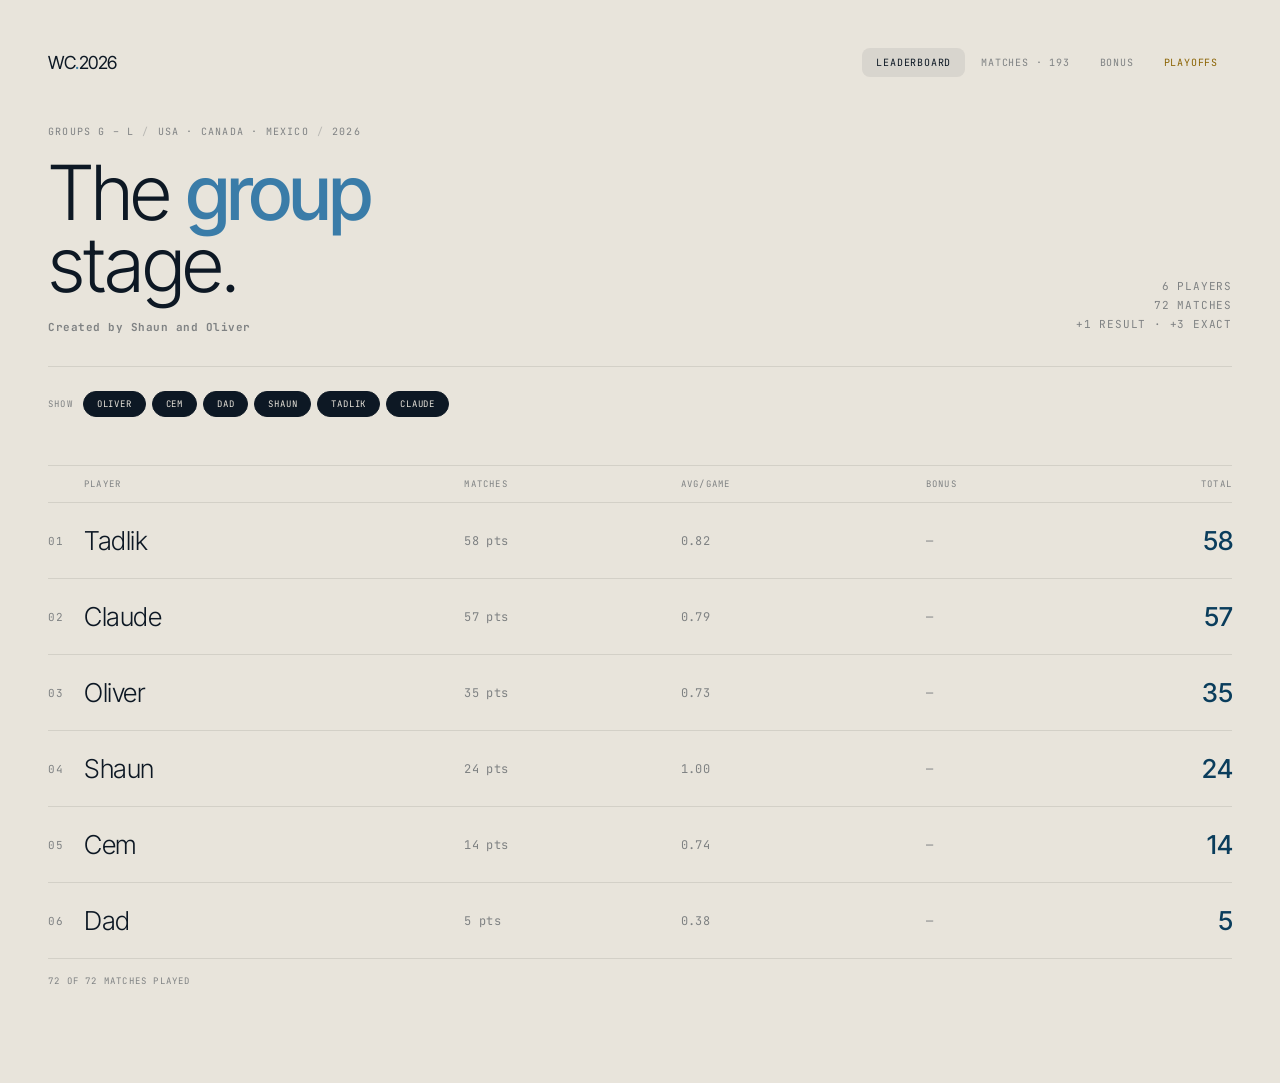
<file: index.html>
<!DOCTYPE html>
<html lang="en">
<head>
  <meta charset="UTF-8">
  <meta name="viewport" content="width=device-width, initial-scale=1.0">
  <title>WC 2026 — Predictions</title>
  <link rel="preconnect" href="https://fonts.googleapis.com">
  <link rel="preconnect" href="https://fonts.gstatic.com" crossorigin>
  <link href="https://fonts.googleapis.com/css2?family=Inter+Tight:ital,wght@0,200;0,300;0,400;0,500;1,300&family=JetBrains+Mono:wght@400;500&display=swap" rel="stylesheet">
  <link rel="stylesheet" href="css/style.css">
</head>
<body>
<div class="page">

  <header class="topnav">
    <span class="logo">WC<span class="dot">.</span>2026</span>
    <nav>
      <button class="tab-btn active" data-tab="leaderboard">Leaderboard</button>
      <button class="tab-btn" data-tab="matches">Matches</button>
      <button class="tab-btn" data-tab="bonus">Bonus</button>
      <button class="tab-btn tab-btn--playoffs" data-tab="playoffs">Playoffs</button>
    </nav>
  </header>

  <div class="masthead">
    <div class="left">
      <div class="crumb">Groups G – L<span class="sep">/</span>USA · Canada · Mexico<span class="sep">/</span>2026</div>
      <h1>The <em>group</em><br>stage.</h1>
      <p class="created-by"><strong>Created by Shaun and Oliver</strong></p>
    </div>
    <div class="meta" id="meta-stats">
      — players<br>
      — matches<br>
      +1 result · +3 exact
    </div>
  </div>

  <div id="filter-bar" class="filter-bar"></div>

  <main>
    <div id="leaderboard" class="tab-pane active"></div>
    <div id="matches"     class="tab-pane"></div>
    <div id="bonus"       class="tab-pane"></div>
    <div id="playoffs"    class="tab-pane"></div>
  </main>


</div>
<script src="js/app.js"></script>
</body>
</html>
</file>
<file: css/style.css>
*, *::before, *::after { box-sizing: border-box; margin: 0; padding: 0; }

:root {
  --bg:      #e8e4db;
  --paper:   #f4f1ea;
  --ink:     #0d1824;
  --muted:   rgba(13, 24, 36, 0.48);
  --rule:    rgba(0, 0, 0, 0.09);
  --water:   #3A7CA8;
  --accent:  #0A3D5C;
  --night:   #0a1420;
  --green:   #2a6e38;
  --gold:    #8a6200;
  --red:     #902020;
}

body {
  font-family: 'Inter Tight', -apple-system, system-ui, sans-serif;
  background: var(--bg);
  color: var(--ink);
  -webkit-font-smoothing: antialiased;
  min-height: 100vh;
}

::selection { background: var(--accent); color: #fff; }

.page {
  max-width: 1280px;
  margin: 0 auto;
  padding: 48px 48px 96px;
  display: flex;
  flex-direction: column;
  gap: 48px;
}

/* ── Top nav ────────────────────────────────────────── */
.topnav {
  display: flex;
  justify-content: space-between;
  align-items: center;
}

.logo {
  font-family: 'Inter Tight', sans-serif;
  font-weight: 400;
  font-size: 18px;
  letter-spacing: -0.5px;
  color: var(--ink);
  text-transform: none;
}
.logo .dot { color: var(--water); }

.topnav nav { display: flex; gap: 2px; align-items: center; }

.tab-btn {
  background: none;
  border: none;
  font-family: 'JetBrains Mono', monospace;
  font-size: 10px;
  letter-spacing: 0.8px;
  text-transform: uppercase;
  color: var(--muted);
  cursor: pointer;
  padding: 8px 14px;
  border-radius: 8px;
  transition: color 0.15s, background 0.15s;
}
.tab-btn:hover { color: var(--ink); }
.tab-btn.active { color: var(--ink); background: rgba(13,24,36,0.07); }

/* ── Masthead ───────────────────────────────────────── */
.masthead {
  display: flex;
  justify-content: space-between;
  align-items: flex-end;
  padding-bottom: 32px;
  border-bottom: 1px solid var(--rule);
  gap: 48px;
}
.masthead .left { flex: 1; }

.crumb {
  font-family: 'JetBrains Mono', monospace;
  font-size: 10px;
  letter-spacing: 1.2px;
  text-transform: uppercase;
  color: var(--muted);
  margin-bottom: 18px;
}
.crumb .sep { margin: 0 8px; opacity: 0.45; }

.masthead h1 {
  font-weight: 300;
  font-size: 76px;
  letter-spacing: -2.8px;
  line-height: 0.95;
  margin: 0;
}
.masthead h1 em { font-style: normal; font-weight: 500; color: var(--water); }

.meta {
  font-family: 'JetBrains Mono', monospace;
  font-size: 11px;
  letter-spacing: 0.8px;
  text-transform: uppercase;
  color: var(--muted);
  text-align: right;
  line-height: 1.75;
  flex-shrink: 0;
}

/* ── Filter bar ─────────────────────────────────────── */
.filter-bar {
  display: flex;
  align-items: center;
  gap: 6px;
  flex-wrap: wrap;
  margin-top: -24px;
}
.filter-label {
  font-family: 'JetBrains Mono', monospace;
  font-size: 9px;
  letter-spacing: 1.2px;
  text-transform: uppercase;
  color: var(--muted);
  margin-right: 4px;
}
.filter-chip {
  font-family: 'JetBrains Mono', monospace;
  font-size: 9px;
  letter-spacing: 0.8px;
  text-transform: uppercase;
  background: none;
  color: var(--muted);
  border: 1px solid var(--rule);
  cursor: pointer;
  padding: 6px 13px;
  border-radius: 20px;
  transition: all 0.15s;
}
.filter-chip:hover { color: var(--ink); border-color: rgba(13,24,36,0.25); }
.filter-chip.active {
  background: var(--ink);
  color: var(--bg);
  border-color: var(--ink);
}

/* ── Content ────────────────────────────────────────── */
main { width: 100%; }
.tab-pane { display: none; }
.tab-pane.active { display: block; }

/* ── Leaderboard ────────────────────────────────────── */
.lb-table {
  width: 100%;
  border-collapse: collapse;
}
.lb-table thead tr {
  border-top: 1px solid var(--rule);
  border-bottom: 1px solid var(--rule);
}
.lb-table tbody tr { border-bottom: 1px solid var(--rule); }

.lb-table th {
  font-family: 'JetBrains Mono', monospace;
  font-size: 9px;
  letter-spacing: 1.2px;
  text-transform: uppercase;
  color: var(--muted);
  font-weight: 400;
  padding: 12px 0;
  text-align: left;
}
.lb-table td { padding: 22px 0; vertical-align: middle; }

.lb-rank {
  font-family: 'JetBrains Mono', monospace;
  font-size: 11px;
  color: var(--muted);
  width: 36px;
  letter-spacing: 0.5px;
}
.lb-name {
  font-weight: 300;
  font-size: 26px;
  letter-spacing: -0.5px;
}
.lb-sub {
  font-family: 'JetBrains Mono', monospace;
  font-size: 12px;
  color: var(--muted);
  padding-right: 40px;
  letter-spacing: 0.3px;
}
.lb-total {
  font-weight: 500;
  font-size: 26px;
  letter-spacing: -0.5px;
  color: var(--accent);
  text-align: right;
  padding-right: 0;
}

.status-line {
  margin-top: 16px;
  font-family: 'JetBrains Mono', monospace;
  font-size: 9px;
  letter-spacing: 1.2px;
  text-transform: uppercase;
  color: var(--muted);
}

/* ── Matches ────────────────────────────────────────── */
.matches-pts-bar {
  display: flex;
  gap: 0;
  flex-wrap: wrap;
  padding: 20px 0 24px;
  border-bottom: 1px solid var(--rule);
  margin-bottom: 4px;
}
.mpts-cell {
  min-width: 100px;
  flex: 1;
  padding-right: 16px;
}
.mpts-name {
  font-family: 'JetBrains Mono', monospace;
  font-size: 9px;
  letter-spacing: 1px;
  text-transform: uppercase;
  color: var(--muted);
  margin-bottom: 6px;
}
.mpts-val {
  font-size: 32px;
  font-weight: 300;
  letter-spacing: -1px;
  color: var(--accent);
}

.round-header {
  font-family: 'JetBrains Mono', monospace;
  font-size: 10px;
  letter-spacing: 1.4px;
  text-transform: uppercase;
  color: var(--muted);
  padding: 28px 0 16px;
  border-top: 1px solid var(--rule);
  margin-top: 8px;
}
.round-header:first-child { border-top: none; padding-top: 0; margin-top: 0; }

.match-row {
  border-top: 1px solid var(--rule);
  padding: 28px 0 24px;
  display: grid;
  grid-template-columns: 56px 1fr;
  gap: 24px;
  align-items: start;
}
.match-row:last-child { border-bottom: 1px solid var(--rule); }

.match-num {
  font-family: 'JetBrains Mono', monospace;
  font-size: 10px;
  letter-spacing: 1.2px;
  color: var(--muted);
  padding-top: 8px;
}

.match-header {
  display: flex;
  align-items: baseline;
  gap: 18px;
  margin-bottom: 20px;
  flex-wrap: wrap;
}
.team-name {
  font-weight: 300;
  font-size: 34px;
  letter-spacing: -0.9px;
  line-height: 1;
}
.match-vs {
  font-family: 'JetBrains Mono', monospace;
  font-size: 9px;
  letter-spacing: 1.2px;
  text-transform: uppercase;
  color: var(--muted);
  align-self: center;
}
.match-score {
  font-weight: 500;
  font-size: 34px;
  letter-spacing: -0.9px;
  color: var(--accent);
  white-space: nowrap;
}
.match-score.tbd {
  font-family: 'JetBrains Mono', monospace;
  font-size: 10px;
  font-weight: 400;
  letter-spacing: 1px;
  color: var(--muted);
  align-self: center;
}

.preds-row {
  display: flex;
  gap: 0;
  flex-wrap: wrap;
}
.pred-cell {
  min-width: 100px;
  flex: 1;
  padding-right: 16px;
}
.pred-player {
  font-family: 'JetBrains Mono', monospace;
  font-size: 9px;
  letter-spacing: 1px;
  text-transform: uppercase;
  color: var(--muted);
  margin-bottom: 6px;
}
.pred-val {
  font-size: 20px;
  font-weight: 300;
  letter-spacing: -0.4px;
  line-height: 1;
}
.pred-pts {
  font-family: 'JetBrains Mono', monospace;
  font-size: 9px;
  letter-spacing: 0.5px;
  margin-top: 5px;
}

.c-exact   { color: var(--ink); font-weight: 500; }
.c-correct { color: var(--green); }
.c-wrong   { color: var(--red); opacity: 0.55; text-decoration: line-through; }
.c-pending { color: var(--ink); }
.c-null    { color: var(--muted); font-style: italic; font-size: 14px; }
.pts-exact   { color: var(--gold); }
.pts-correct { color: var(--green); }
.pts-wrong   { color: var(--muted); }

/* ── Bonus ──────────────────────────────────────────── */
.bonus-row {
  border-top: 1px solid var(--rule);
  padding: 28px 0 24px;
  display: grid;
  grid-template-columns: 56px 1fr;
  gap: 24px;
  align-items: start;
}
.bonus-row:last-of-type { border-bottom: 1px solid var(--rule); }

.bonus-num {
  font-family: 'JetBrains Mono', monospace;
  font-size: 10px;
  letter-spacing: 1.2px;
  color: var(--muted);
  padding-top: 8px;
}
.bonus-q-label {
  font-weight: 400;
  font-size: 26px;
  letter-spacing: -0.5px;
  margin-bottom: 18px;
  line-height: 1.1;
}
.bonus-answers {
  display: flex;
  flex-wrap: wrap;
  gap: 0;
}
.bonus-ans {
  min-width: 110px;
  flex: 1;
  padding-right: 16px;
}
.bonus-player {
  font-family: 'JetBrains Mono', monospace;
  font-size: 9px;
  letter-spacing: 1px;
  text-transform: uppercase;
  color: var(--muted);
  margin-bottom: 6px;
}
.bonus-val {
  font-size: 18px;
  font-weight: 300;
  letter-spacing: -0.3px;
}
.bonus-null { color: var(--muted); font-style: italic; font-size: 14px; }

.bonus-scores-row {
  border-top: 1px solid var(--rule);
  padding: 28px 0 0;
}
.bonus-scores-title {
  font-weight: 400;
  font-size: 26px;
  letter-spacing: -0.5px;
  margin-bottom: 18px;
}
.bonus-score-item {
  display: flex;
  justify-content: space-between;
  align-items: baseline;
  padding: 14px 0;
  border-top: 1px solid var(--rule);
  font-weight: 300;
  font-size: 22px;
  letter-spacing: -0.4px;
}
.bonus-score-pts { font-weight: 500; color: var(--accent); }
.bonus-score-na  { font-family: 'JetBrains Mono', monospace; font-size: 10px; color: var(--muted); letter-spacing: 1px; }

.created-by {
  margin-top: 20px;
  font-family: 'JetBrains Mono', monospace;
  font-size: 11px;
  letter-spacing: 0.5px;
  color: var(--muted);
}

/* ── Playoffs ───────────────────────────────────────── */
.tab-btn--playoffs { color: var(--gold); }
.tab-btn--playoffs:hover { color: var(--gold); opacity: 0.75; }
.tab-btn--playoffs.active { color: var(--gold); background: rgba(138,98,0,0.10); }

.po-header {
  padding-bottom: 28px;
  border-bottom: 1px solid var(--rule);
  margin-bottom: 40px;
}
.po-header-label {
  font-family: 'JetBrains Mono', monospace;
  font-size: 10px;
  letter-spacing: 1.4px;
  text-transform: uppercase;
  color: var(--muted);
  margin-bottom: 12px;
}
.po-header-title {
  font-weight: 300;
  font-size: 64px;
  letter-spacing: -2.4px;
  line-height: 0.95;
}
.po-header-title em { font-style: normal; font-weight: 500; color: var(--gold); }
.po-header-sub {
  font-family: 'JetBrains Mono', monospace;
  font-size: 10px;
  letter-spacing: 0.8px;
  color: var(--muted);
  margin-top: 16px;
}

.po-grid {
  display: grid;
  grid-template-columns: repeat(4, 1fr);
  gap: 2px;
}

.po-col {
  background: var(--paper);
  border-radius: 12px;
  overflow: hidden;
  display: flex;
  flex-direction: column;
}

.po-col-head {
  padding: 20px 22px 18px;
  border-bottom: 2px solid var(--bg);
  display: flex;
  justify-content: space-between;
  align-items: baseline;
}
.po-col-name {
  font-family: 'JetBrains Mono', monospace;
  font-size: 10px;
  letter-spacing: 1.4px;
  text-transform: uppercase;
  color: var(--muted);
}
.po-col-pts {
  font-size: 22px;
  font-weight: 500;
  letter-spacing: -0.5px;
  color: var(--accent);
}

.po-section {
  padding: 0 22px;
  border-bottom: 1px solid var(--bg);
}
.po-section:last-child { border-bottom: none; }

.po-section-label {
  font-family: 'JetBrains Mono', monospace;
  font-size: 8px;
  letter-spacing: 1.4px;
  text-transform: uppercase;
  color: var(--muted);
  padding: 14px 0 8px;
  display: flex;
  justify-content: space-between;
  align-items: center;
}
.po-section-label span { opacity: 0.55; }

.po-pick {
  padding: 10px 0 14px;
  border-top: 1px solid var(--rule);
  font-weight: 300;
  font-size: 18px;
  letter-spacing: -0.3px;
  line-height: 1.1;
}
.po-pick:first-of-type { border-top: none; }

.po-pick-champion {
  padding: 14px 0 18px;
  font-weight: 400;
  font-size: 26px;
  letter-spacing: -0.6px;
  line-height: 1;
  border-top: none;
  position: relative;
}
.po-pick-champion::before {
  content: '★';
  font-size: 10px;
  color: var(--gold);
  margin-right: 7px;
  vertical-align: 3px;
}

.po-null { color: var(--muted); font-style: italic; font-size: 13px; font-weight: 400; letter-spacing: 0; }
.po-pending { color: var(--ink); }
.po-correct { color: var(--green); }
.po-correct-champion { color: var(--green); font-weight: 500; }
.po-wrong { color: var(--red); opacity: 0.6; text-decoration: line-through; }

.po-pts-badge {
  font-family: 'JetBrains Mono', monospace;
  font-size: 8px;
  letter-spacing: 0.5px;
  float: right;
  margin-top: 3px;
}
.po-pts-green { color: var(--green); }
.po-pts-muted { color: var(--muted); }

.po-scoring-note {
  margin-top: 20px;
  display: flex;
  gap: 20px;
  flex-wrap: wrap;
}
.po-scoring-item {
  font-family: 'JetBrains Mono', monospace;
  font-size: 9px;
  letter-spacing: 0.8px;
  text-transform: uppercase;
  color: var(--muted);
}
.po-scoring-item strong { color: var(--gold); font-weight: 500; }

/* ── Playoff score chart ────────────────────────────── */
.po-scoreboard {
  background: var(--paper);
  border-radius: 16px;
  padding: 28px 32px;
  margin: 40px 0;
}

.po-sb-header {
  display: flex;
  justify-content: space-between;
  align-items: center;
  margin-bottom: 8px;
  padding-bottom: 16px;
  border-bottom: 1px solid var(--bg);
}

.po-sb-title {
  font-family: 'JetBrains Mono', monospace;
  font-size: 10px;
  letter-spacing: 1.4px;
  text-transform: uppercase;
  color: var(--muted);
}

.po-sb-legend {
  display: flex;
  align-items: center;
  gap: 12px;
  font-family: 'JetBrains Mono', monospace;
  font-size: 9px;
  letter-spacing: 1px;
  text-transform: uppercase;
  color: var(--muted);
}

.po-sb-dot {
  display: inline-block;
  width: 8px;
  height: 8px;
  border-radius: 50%;
  margin-right: 4px;
}
.po-sb-dot--r32 { background: var(--water); }
.po-sb-dot--r16 { background: #6baed6; }
.po-sb-dot--qf  { background: var(--gold); }
.po-sb-dot--sf  { background: #e07b39; }

.po-sb-row {
  display: flex;
  align-items: center;
  gap: 20px;
  padding: 18px 0;
  border-top: 1px solid var(--bg);
}

.po-sb-rank {
  font-family: 'JetBrains Mono', monospace;
  font-size: 10px;
  letter-spacing: 0.5px;
  color: var(--muted);
  flex-shrink: 0;
  width: 24px;
}

.po-sb-name {
  font-weight: 300;
  font-size: 22px;
  letter-spacing: -0.4px;
  flex: 0 0 90px;
}

.po-sb-bar-wrap { flex: 1; }

.po-sb-track {
  background: var(--bg);
  height: 10px;
  border-radius: 5px;
  overflow: hidden;
  margin-bottom: 8px;
}

.po-sb-fill {
  display: flex;
  height: 100%;
  border-radius: 5px;
  overflow: hidden;
}

.po-sb-seg--r32 { background: var(--water); }
.po-sb-seg--r16 { background: #6baed6; }
.po-sb-seg--qf  { background: var(--gold); }
.po-sb-seg--sf  { background: #e07b39; }

.po-sb-breakdown {
  display: flex;
  gap: 16px;
  font-family: 'JetBrains Mono', monospace;
  font-size: 9px;
  letter-spacing: 0.8px;
  text-transform: uppercase;
  color: var(--muted);
}
.po-sb-breakdown strong { color: var(--ink); font-weight: 500; }

.po-sb-total {
  font-size: 36px;
  font-weight: 500;
  letter-spacing: -1.2px;
  color: var(--accent);
  min-width: 52px;
  text-align: right;
  flex-shrink: 0;
}

/* ── Playoff round match tables ─────────────────────── */
.po-round-section { margin-top: 48px; }

.po-round-header {
  font-family: 'JetBrains Mono', monospace;
  font-size: 10px;
  letter-spacing: 1.4px;
  text-transform: uppercase;
  color: var(--muted);
  padding-bottom: 16px;
  border-bottom: 1px solid var(--rule);
  margin-bottom: 4px;
}

.po-match-row {
  border-top: 1px solid var(--rule);
  padding: 20px 0 16px;
}
.po-match-row:last-child { border-bottom: 1px solid var(--rule); }

.po-match-teams {
  display: flex;
  align-items: baseline;
  gap: 14px;
  margin-bottom: 14px;
  flex-wrap: wrap;
}
.po-team {
  font-weight: 300;
  font-size: 24px;
  letter-spacing: -0.5px;
  line-height: 1;
}
.po-vs {
  font-family: 'JetBrains Mono', monospace;
  font-size: 9px;
  letter-spacing: 1.2px;
  text-transform: uppercase;
  color: var(--muted);
}
.po-match-result {
  font-weight: 500;
  font-size: 24px;
  letter-spacing: -0.5px;
  color: var(--accent);
  white-space: nowrap;
}
.po-match-result.tbd {
  font-family: 'JetBrains Mono', monospace;
  font-size: 9px;
  font-weight: 400;
  letter-spacing: 1px;
  color: var(--muted);
}

.po-match-preds {
  display: flex;
  flex-wrap: wrap;
  gap: 0;
}
.po-mpred {
  min-width: 90px;
  flex: 1;
  padding-right: 12px;
}
.po-mpred-name {
  font-family: 'JetBrains Mono', monospace;
  font-size: 9px;
  letter-spacing: 1px;
  text-transform: uppercase;
  color: var(--muted);
  margin-bottom: 5px;
}
.po-mpred-val {
  font-size: 18px;
  font-weight: 300;
  letter-spacing: -0.3px;
  line-height: 1;
}

/* ── Mobile ─────────────────────────────────────────── */
@media (max-width: 760px) {
  .page { padding: 28px 24px 64px; gap: 36px; }
  .masthead { flex-direction: column; align-items: flex-start; gap: 20px; }
  .masthead .meta { text-align: left; }
  .masthead h1 { font-size: 52px; letter-spacing: -2px; }
  .team-name, .match-score { font-size: 24px; letter-spacing: -0.6px; }
  .match-row, .bonus-row { grid-template-columns: 36px 1fr; }
  .pred-cell { min-width: 80px; }
  .tab-btn { padding: 7px 10px; font-size: 9px; }
}
</file>
